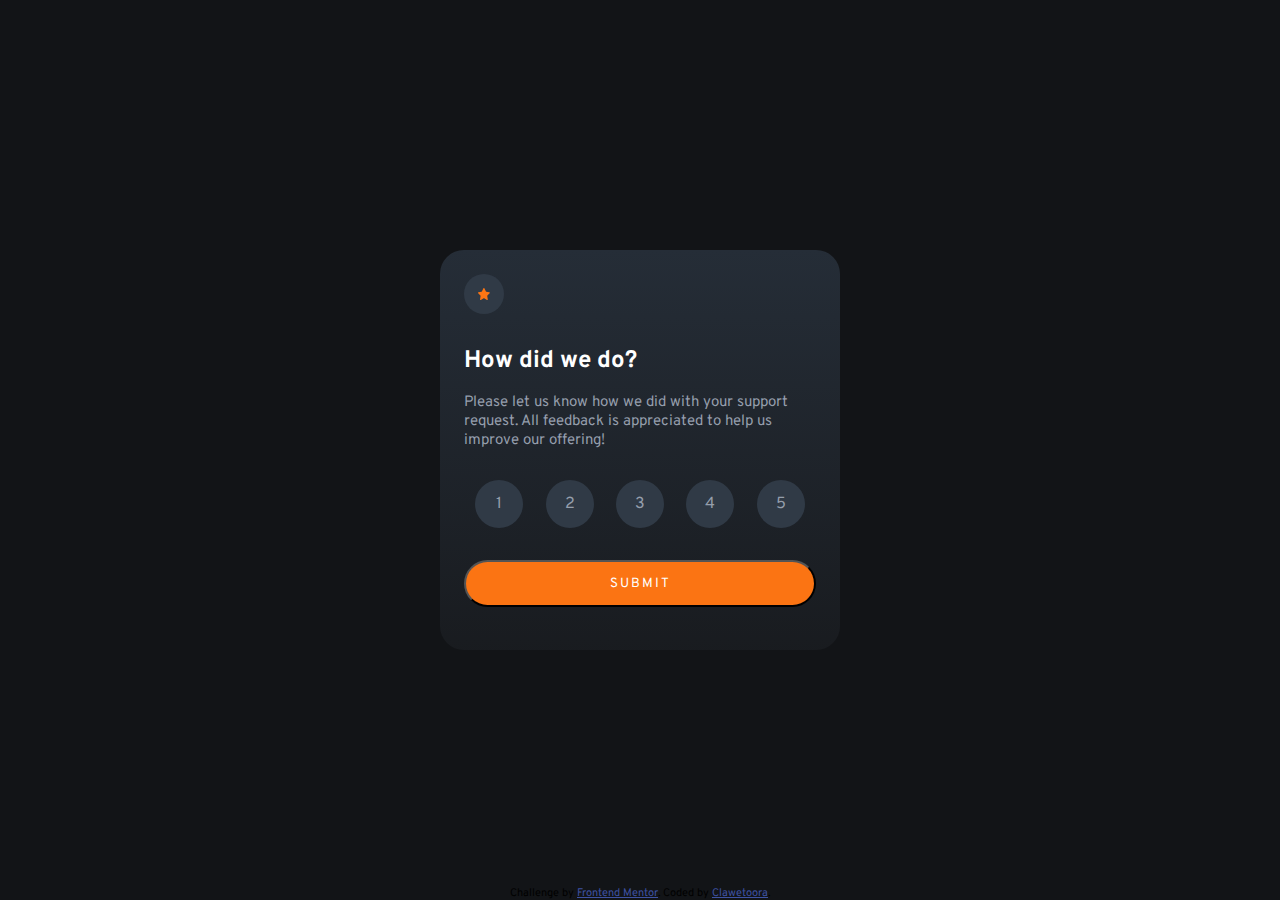
<file: index.html>
<!DOCTYPE html>
<html lang="en">
  <head>
    <meta charset="UTF-8" />
    <meta name="viewport" content="width=device-width, initial-scale=1.0" />
    <!-- displays site properly based on user's device -->
    <link rel="preconnect" href="https://fonts.googleapis.com" />
    <link rel="preconnect" href="https://fonts.gstatic.com" crossorigin />
    <link
      href="https://fonts.googleapis.com/css2?family=Overpass:wght@400;700&display=swap"
      rel="stylesheet"
    />
    <link
      rel="icon"
      type="image/png"
      sizes="32x32"
      href="./images/favicon-32x32.png"
    />
    <script defer src="script.js"></script>
    <link rel="stylesheet" href="style.css" />
    <title>Frontend Mentor | Interactive rating component</title>

    <!-- Feel free to remove these styles or customise in your own stylesheet 👍 -->
    <style>
      .attribution {
        font-size: 11px;
        text-align: center;
      }
      .attribution a {
        color: hsl(228, 45%, 44%);
      }
    </style>
  </head>
  <body>
    <div class="container">
      <div class="first-page "">
        <!-- Rating state start -->
        <div class="star--container">
          <img class="star" src="images/icon-star.svg" alt="" />
        </div>
        <h2>How did we do?</h2>
        <p class="paragraph">
          Please let us know how we did with your support request. All feedback
          is appreciated to help us improve our offering!
        </p>
        <ul class="list">
          <li class="selection">1</li>
          <li class="selection">2</li>
          <li class="selection">3</li>
          <li class="selection">4</li>
          <li class="selection">5</li>
        </ul>
        <button class="submit">SUBMIT</button>
      </div>

      <!-- Rating state end -->

      <!-- Thank you state start -->

      <!-- Add rating here -->
      <div class="second-page hidden">
        <img class="thanks" src="images/illustration-thank-you.svg" alt="" />
        <div class="rating paragraph">You selected out of 5</div>
        <h2>Thank you!</h2>
        <p class="paragraph">
          We appreciate you taking the time to give a rating. If you ever
          need more support, don’t hesitate to get in touch!
        </p>
      </div>

      <!-- Thank you state end -->
    </div>

    <div class="attribution">
      Challenge by
      <a href="https://www.frontendmentor.io?ref=challenge" target="_blank"
        >Frontend Mentor</a
      >. Coded by <a href="#">Clawetoora</a>.
    </div>
  </body>
</html>
</file>
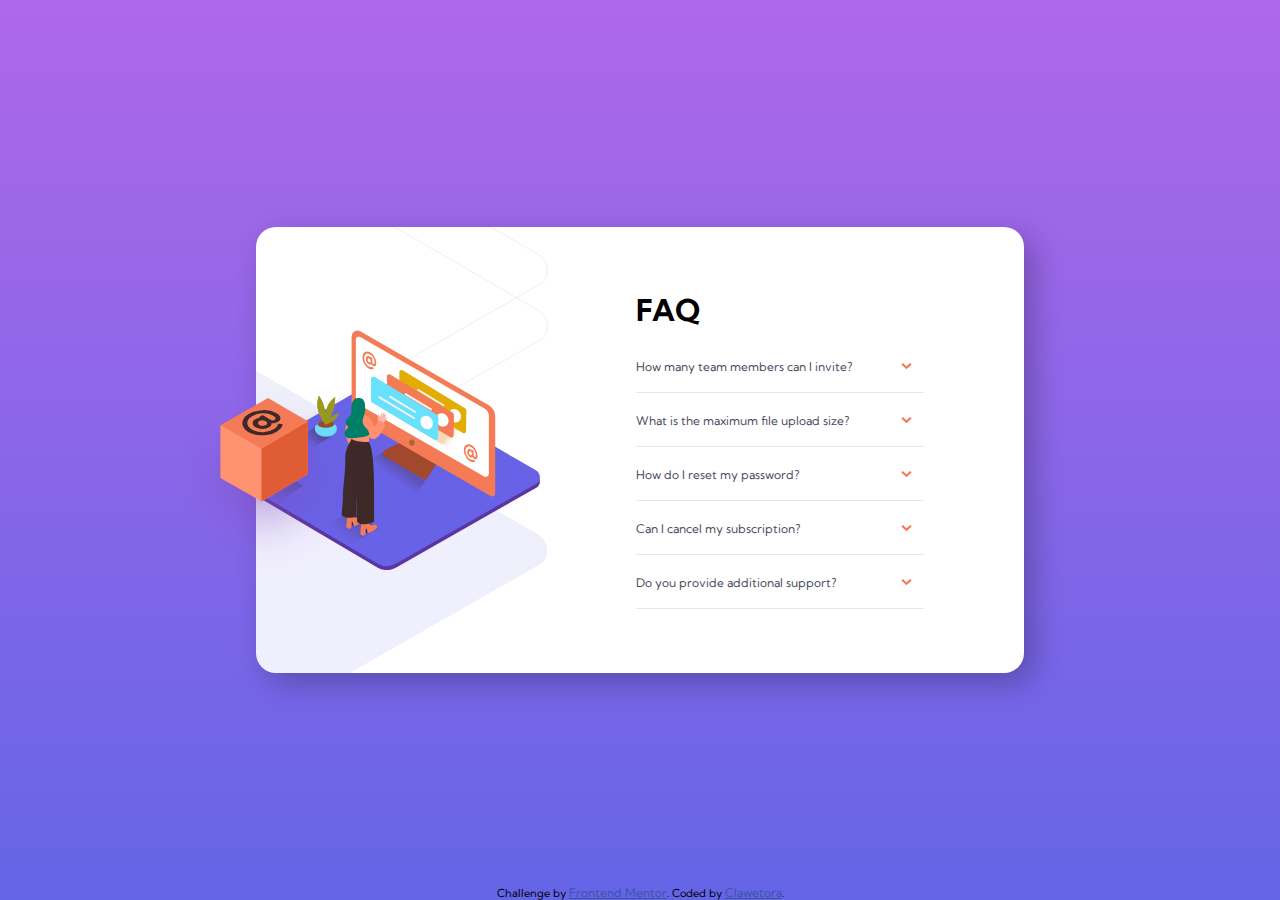
<file: faq-accordion-card-main/index.html>
<!DOCTYPE html>
<html lang="en">
  <head>
    <meta charset="UTF-8" />
    <meta name="viewport" content="width=device-width, initial-scale=1.0" />
    <!-- displays site properly based on user's device -->
    <script defer src="script.js"></script>
    <link rel="preconnect" href="https://fonts.googleapis.com" />
    <link rel="preconnect" href="https://fonts.gstatic.com" crossorigin />
    <link
      href="https://fonts.googleapis.com/css2?family=Kumbh+Sans:wght@400;700&display=swap"
      rel="stylesheet"
    />
    <link rel="stylesheet" href="style.css" />
    <link
      rel="icon"
      type="image/png"
      sizes="32x32"
      href="./images/favicon-32x32.png"
    />

    <title>Frontend Mentor | FAQ Accordion Card</title>

    <!-- Feel free to remove these styles or customise in your own stylesheet 👍 -->
    <style>
      .attribution {
        font-size: 11px;
        text-align: center;
      }
      .attribution a {
        color: hsl(228, 45%, 44%);
      }
    </style>
  </head>
  <body>
    <main class="container">
      <div class="img-container--mobile">
        <img src="images/illustration-woman-online-mobile.svg" alt="" />
        <img class="bg-mobile" src="images/bg-pattern-mobile.svg" alt="" />
      </div>
      <div class="img-container">
        <img
          class="woman"
          src="images/illustration-woman-online-desktop.svg"
          alt=""
        />
        <img class="bg" src="images/bg-pattern-desktop.svg" alt="" />
      </div>
      <img class="box" src="images/illustration-box-desktop.svg" alt="" />
      <div class="text-container">
        <h1 class="FAQ">FAQ</h1>
        <div class="all-questions">
          <div class="question-container">
            <div class="question">
              How many team members can I invite?
              <img
                class="arrow"
                src="images/icon-arrow-down.svg"
                alt="icon of arrow pointing down"
              />
            </div>
            <div class="answers">
              You can invite up to 2 additional users on the Free plan. There is
              no limit on team members for the Premium plan.
            </div>
          </div>
          <div class="question-container">
            <div class="question">
              What is the maximum file upload size?
              <img
                class="arrow"
                src="images/icon-arrow-down.svg"
                alt="icon of arrow pointing down"
              />
            </div>
            <div class="answers">
              No more than 2GB. All files in your account must fit your allotted
              storage space.
            </div>
          </div>
          <div class="question-container">
            <div class="question">
              How do I reset my password?
              <img
                class="arrow"
                src="images/icon-arrow-down.svg"
                alt="icon of arrow pointing down"
              />
            </div>
            <div class="answers">
              page or “Change password” from your profile page. A reset link
              will Click “Forgot password” from the login be emailed to you.
            </div>
          </div>

          <div class="question-container">
            <div class="question">
              Can I cancel my subscription?
              <img
                class="arrow"
                src="images/icon-arrow-down.svg"
                alt="icon of arrow pointing down"
              />
            </div>
            <div class="answers">
              Yes! Send us a message and we’ll process your request no questions
              asked.
            </div>
          </div>
          <div class="question-container">
            <div class="question">
              Do you provide additional support?
              <img
                class="arrow"
                src="images/icon-arrow-down.svg"
                alt="icon of arrow pointing down"
              />
            </div>
            <div class="answers">
              Chat and email support is available 24/7. Phone lines are open
              during normal business hours.
            </div>
          </div>
        </div>
      </div>
    </main>

    <div class="attribution">
      Challenge by
      <a href="https://www.frontendmentor.io?ref=challenge" target="_blank"
        >Frontend Mentor</a
      >. Coded by <a href="#">Clawetora</a>.
    </div>
  </body>
</html>
</file>
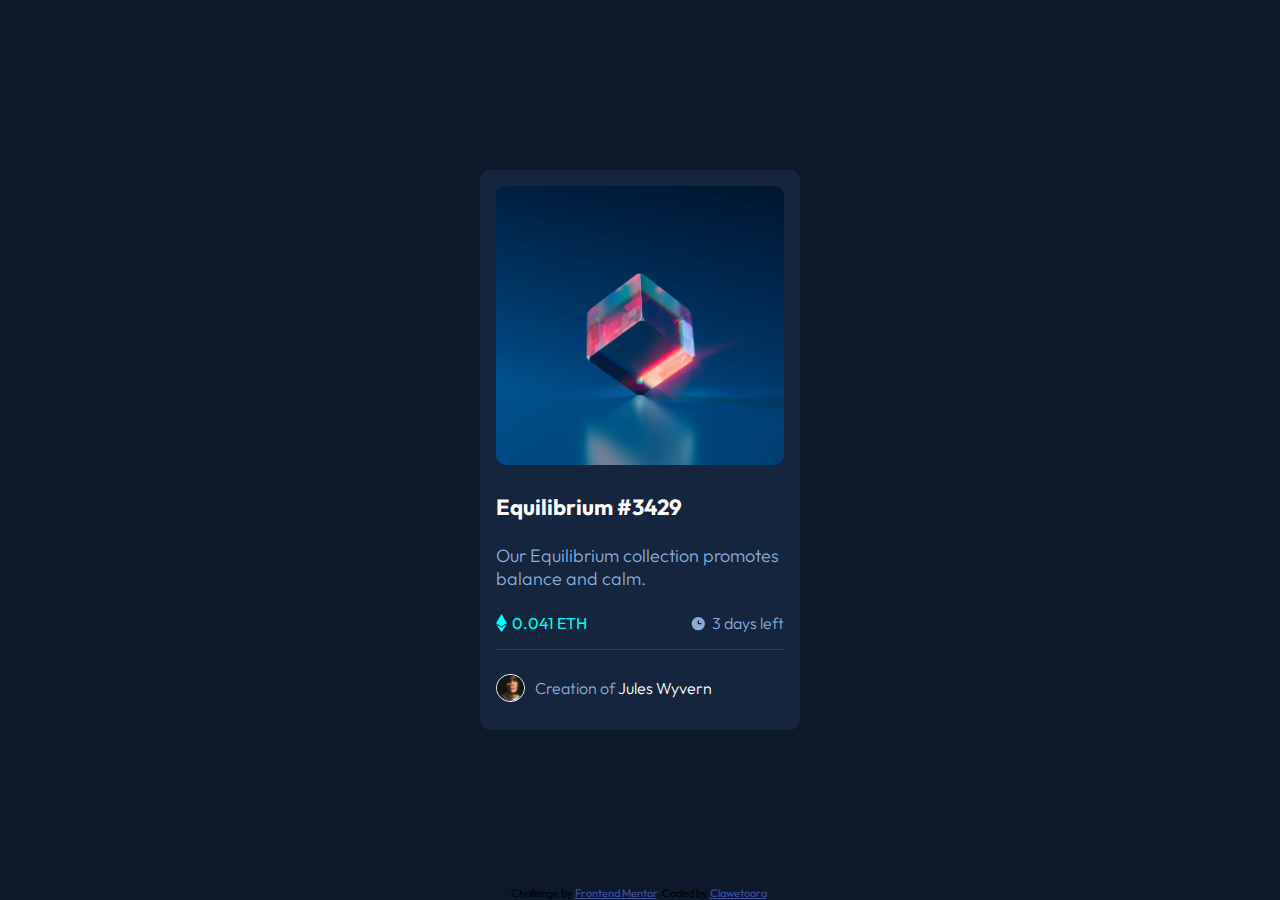
<file: nft-preview-card-component-main/index.html>
<!DOCTYPE html>
<html lang="en">
  <head>
    <meta charset="UTF-8" />
    <meta name="viewport" content="width=device-width, initial-scale=1.0" />
    <!-- displays site properly based on user's device -->
    <link rel="preconnect" href="https://fonts.googleapis.com" />
    <link rel="preconnect" href="https://fonts.gstatic.com" crossorigin />
    <link
      href="https://fonts.googleapis.com/css2?family=Outfit:wght@300;400;600&display=swap"
      rel="stylesheet"
    />
    <link rel="stylesheet" href="style.css" />
    <link
      rel="icon"
      type="image/png"
      sizes="32x32"
      href="./images/favicon-32x32.png"
    />

    <title>Frontend Mentor | NFT preview card component</title>

    <!-- Feel free to remove these styles or customise in your own stylesheet 👍 -->
    <style>
      .attribution {
        font-size: 11px;
        text-align: center;
      }
      .attribution a {
        color: hsl(228, 45%, 44%);
      }
    </style>
  </head>
  <body>
    <div class="container">
      <div class="filter"><img src="images/icon-view.svg" alt="" /></div>
      <div class="img-background"></div>
      <div class="text-container">
        <h1>Equilibrium #3429</h1>
        <p class="info">
          Our Equilibrium collection promotes balance and calm.
        </p>
        <div class="price">
          <p class="eth">
            <img src="images/icon-ethereum.svg" alt="" /> 0.041 ETH
          </p>
          <p class="days-left">
            <img src="images/icon-clock.svg" alt="" /> 3 days left
          </p>
        </div>
        <div class="creator">
          <img class="avatar" src="images/image-avatar.png" alt="" />

          <div class="creator-text">
            Creation of <a class="link" href="#">Jules Wyvern</a>
          </div>
        </div>
      </div>
    </div>
    <footer>
      <div class="attribution">
        Challenge by
        <a href="https://www.frontendmentor.io?ref=challenge" target="_blank"
          >Frontend Mentor</a
        >. Coded by <a href="#">Clawetoora</a>.
      </div>
    </footer>
  </body>
</html>
</file>
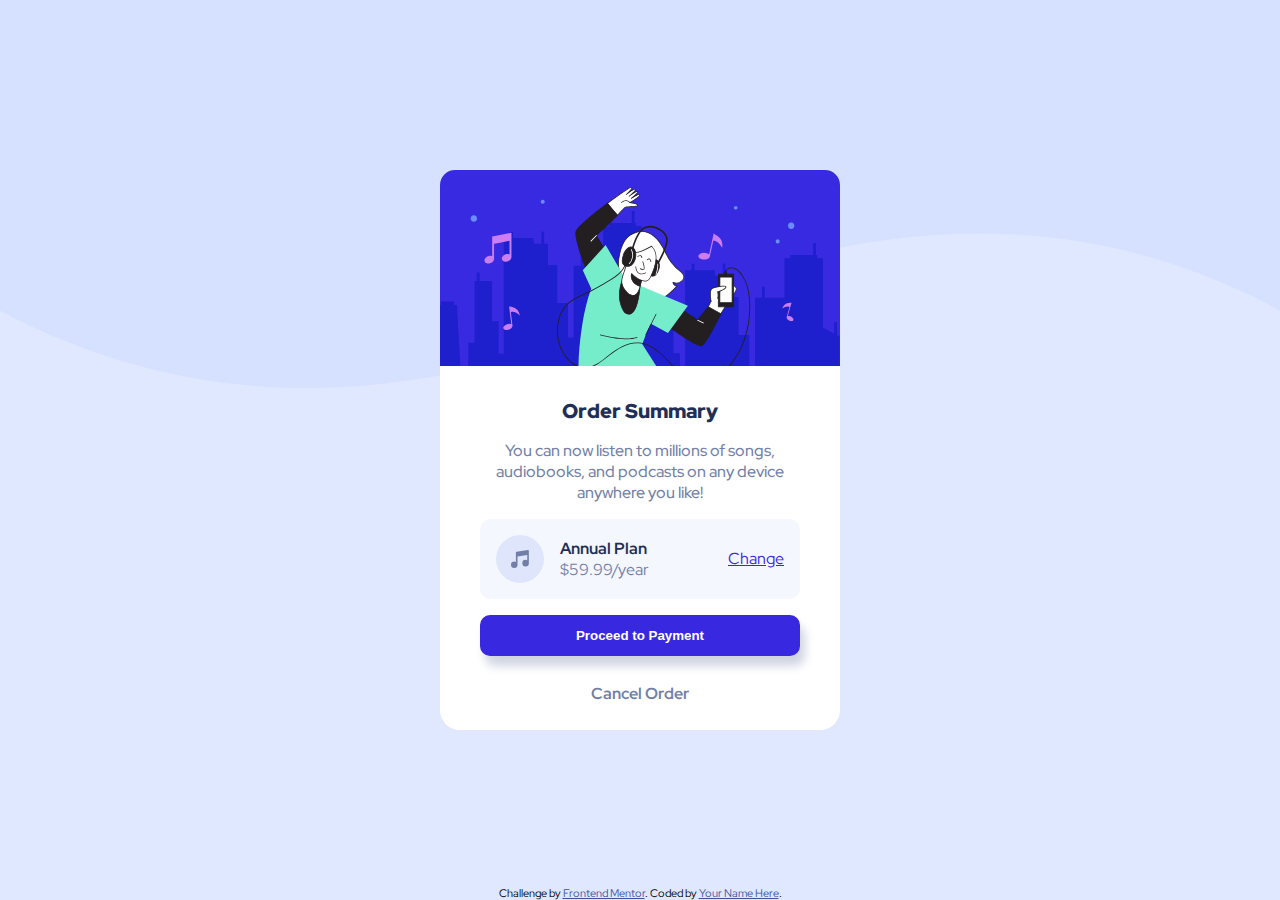
<file: order-summary-component-main/index.html>
<!DOCTYPE html>
<html lang="en">
  <head>
    <meta charset="UTF-8" />
    <meta name="viewport" content="width=device-width, initial-scale=1.0" />
    <!-- displays site properly based on user's device -->
    <link rel="stylesheet" href="style.css" />
    <link
      rel="icon"
      type="image/png"
      sizes="32x32"
      href="./images/favicon-32x32.png"
    />
    <link rel="preconnect" href="https://fonts.googleapis.com" />
    <link rel="preconnect" href="https://fonts.gstatic.com" crossorigin />
    <link
      href="https://fonts.googleapis.com/css2?family=Red+Hat+Display:wght@500;700;900&display=swap"
      rel="stylesheet"
    />
    <title>Frontend Mentor | Order summary card</title>

    <!-- Feel free to remove these styles or customise in your own stylesheet 👍 -->
    <style>
      .attribution {
        font-size: 11px;
        text-align: center;
      }
      .attribution a {
        color: hsl(228, 45%, 44%);
      }
    </style>
  </head>
  <body>
    <main class="container">
      <img class="image" src="images/illustration-hero.svg" alt="" />
      <h1>Order Summary</h1>
      <p class="text">
        You can now listen to millions of songs, audiobooks, and podcasts on any
        device anywhere you like!
      </p>
      <div class="prices">
        <div class="plan">
          <img src="images/icon-music.svg" alt="" />
          <div>
            <h2>Annual Plan</h2>
            <p class="price">$59.99/year</p>
          </div>
        </div>
        <a class="change" href="#">Change</a>
      </div>
      <button class="btn"">Proceed to Payment</button>
      <a class="cancel" href="">Cancel Order</a>
    </main>

    <div class="attribution">
      Challenge by
      <a href="https://www.frontendmentor.io?ref=challenge" target="_blank"
        >Frontend Mentor</a
      >. Coded by <a href="#">Your Name Here</a>.
    </div>
  </body>
</html>
</file>
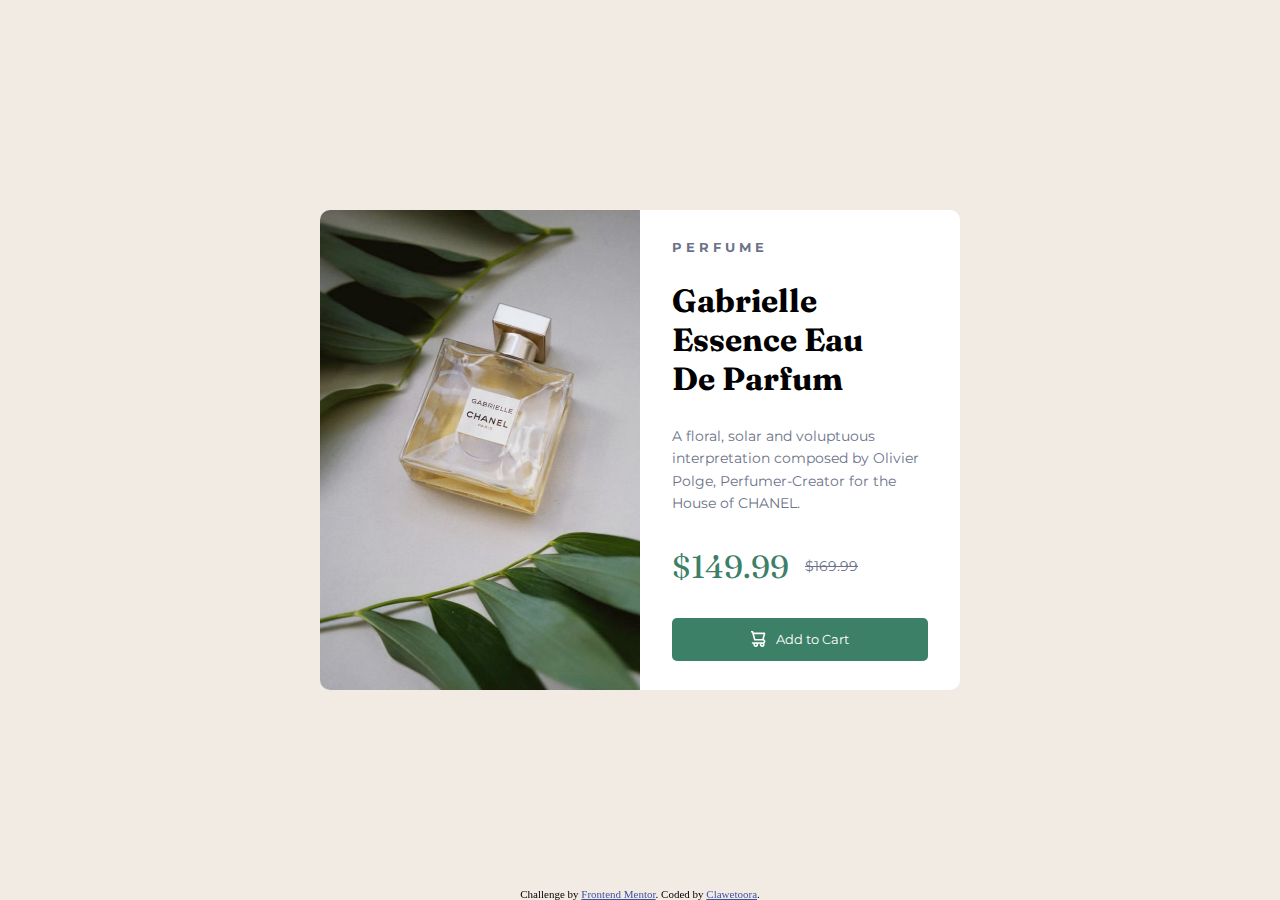
<file: product-preview-card-component-main/index.html>
<!DOCTYPE html>
<html lang="en">
  <head>
    <meta charset="UTF-8" />
    <meta name="viewport" content="width=device-width, initial-scale=1.0" />
    <!-- displays site properly based on user's device -->
    <link rel="preconnect" href="https://fonts.googleapis.com" />
    <link rel="preconnect" href="https://fonts.gstatic.com" crossorigin />
    <link
      href="https://fonts.googleapis.com/css2?family=Fraunces:opsz,wght@9..144,700&family=Montserrat:wght@500;700&display=swap"
      rel="stylesheet"
    />
    <link rel="stylesheet" href="style.css" />
    <link
      rel="icon"
      type="image/png"
      sizes="32x32"
      href="./images/favicon-32x32.png"
    />

    <title>Frontend Mentor | Product preview card component</title>

    <!-- Feel free to remove these styles or customise in your own stylesheet 👍 -->
    <style>
      .attribution {
        font-size: 11px;
        text-align: center;
      }
      .attribution a {
        color: hsl(228, 45%, 44%);
      }
    </style>
  </head>
  <body>
    <div class="container">
      <img
        class="perfume"
        src="images/image-product-desktop.jpg"
        alt="a photo of perfume"
      />
      <img
        class="perfume2"
        src="images/image-product-mobile.jpg"
        alt="a photo of perfume"
      />
      <div class="text-container">
        <h5>PERFUME</h5>
        <h1>Gabrielle Essence Eau <br />De Parfum</h1>

        <p>
          A floral, solar and voluptuous interpretation composed by Olivier
          Polge, Perfumer-Creator for the House of CHANEL.
        </p>
        <div class="prices">
          <p class="original">$149.99</p>
          <p class="discount">$169.99</p>
        </div>

        <button>
          <svg
            class="cart"
            width="15"
            height="16"
            xmlns="http://www.w3.org/2000/svg"
          >
            <path
              d="M14.383 10.388a2.397 2.397 0 0 0-1.518-2.222l1.494-5.593a.8.8 0 0 0-.144-.695.8.8 0 0 0-.631-.28H2.637L2.373.591A.8.8 0 0 0 1.598 0H0v1.598h.983l1.982 7.4a.8.8 0 0 0 .799.59h8.222a.8.8 0 0 1 0 1.599H1.598a.8.8 0 1 0 0 1.598h.943a2.397 2.397 0 1 0 4.507 0h1.885a2.397 2.397 0 1 0 4.331-.376 2.397 2.397 0 0 0 1.12-2.021ZM11.26 7.99H4.395L3.068 3.196h9.477L11.26 7.991Zm-6.465 6.392a.8.8 0 1 1 0-1.598.8.8 0 0 1 0 1.598Zm6.393 0a.8.8 0 1 1 0-1.598.8.8 0 0 1 0 1.598Z"
              fill="#FFF"
            /></svg
          >Add to Cart
        </button>
      </div>
    </div>

    <div class="attribution">
      Challenge by
      <a href="https://www.frontendmentor.io?ref=challenge" target="_blank"
        >Frontend Mentor</a
      >. Coded by <a href="#">Clawetoora</a>.
    </div>
  </body>
</html>
</file>
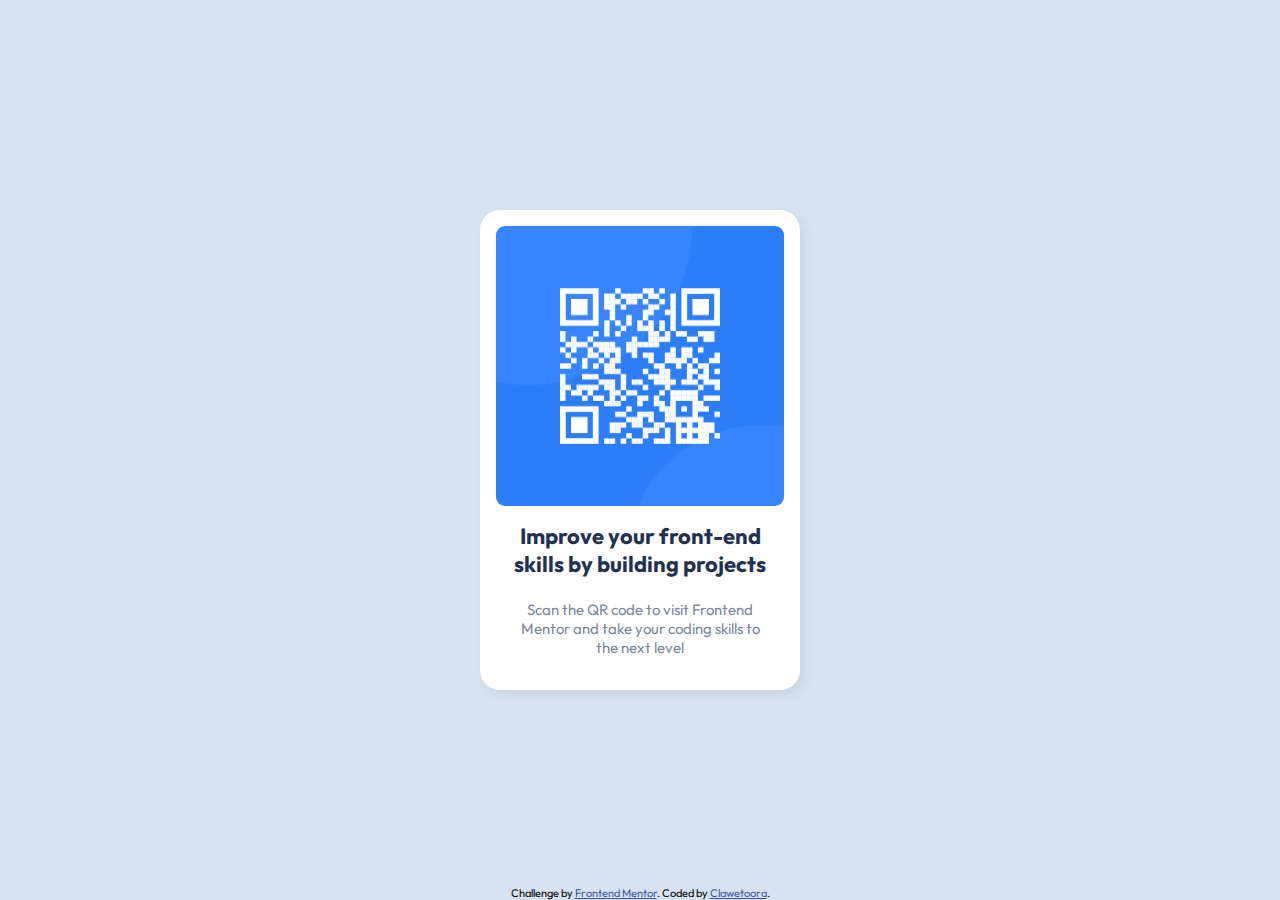
<file: qr-code-component-main/index.html>
<!DOCTYPE html>
<html lang="en">
  <head>
    <meta charset="UTF-8" />
    <meta name="viewport" content="width=device-width, initial-scale=1.0" />
    <!-- displays site properly based on user's device -->
    <link rel="preconnect" href="https://fonts.googleapis.com" />
    <link rel="preconnect" href="https://fonts.gstatic.com" crossorigin />
    <link
      href="https://fonts.googleapis.com/css2?family=Outfit:wght@400;700&display=swap"
      rel="stylesheet"
    />
    <link rel="stylesheet" href="style.css" />
    <link
      rel="icon"
      type="image/png"
      sizes="32x32"
      href="./images/favicon-32x32.png"
    />

    <title>Frontend Mentor | QR code component</title>

    <!-- Feel free to remove these styles or customise in your own stylesheet 👍 -->
    <style>
      .attribution {
        font-size: 11px;
        text-align: center;
      }
      .attribution a {
        color: hsl(228, 45%, 44%);
      }
    </style>
  </head>
  <body>
    <div class="card">
      <img class="qr" src="images/image-qr-code.png" alt="image of qr code" />
      <div class="text">
        <h1>Improve your front-end skills by building projects</h1>
        <p>
          Scan the QR code to visit Frontend Mentor and take your coding skills
          to the next level
        </p>
      </div>
    </div>
    <footer>
      <div class="attribution">
        Challenge by
        <a href="https://www.frontendmentor.io?ref=challenge" target="_blank"
          >Frontend Mentor</a
        >. Coded by <a href="#">Clawetoora</a>.
      </div>
    </footer>
  </body>
</html>
</file>
<file: style.css>
* {
  box-sizing: border-box;
  margin: 0;
  padding: 0;
  font-family: "Overpass", sans-serif;
}

html {
  height: 100vh;
}

body {
  background-color: hsl(216, 12%, 8%);
  display: flex;
  align-items: center;
  justify-content: center;
  min-height: 100%;
  min-width: 100%;
}

.container {
  width: 25em;
  height: 25em;
  background: linear-gradient(rgb(37, 45, 55), hsl(216, 12%, 11%));
  border-radius: 1.5em;
  padding: 1.5em;
  display: flex;
}

.attribution {
  position: absolute;
  bottom: 0;
}

.star--container {
  background-color: hsl(213, 19%, 23%);
  height: 2.5em;
  width: 2.5em;
  display: flex;
  justify-content: center;
  align-items: center;
  border-radius: 50%;
  margin-bottom: 2em;
}

.star {
  width: 0.8rem;
  height: 0.8rem;
}
h2 {
  color: hsl(0, 0%, 100%);
  margin-bottom: 0.7em;
}

.paragraph {
  color: hsl(217, 12%, 63%);
  font-size: 15px;
  margin-bottom: 2em;
}

.submit {
  padding: 1em;
  letter-spacing: 2px;
  color: hsl(0, 0%, 100%);
  background-color: hsl(25, 97%, 53%);
  border-radius: 50px;
}
.submit:hover {
  cursor: pointer;
  color: hsl(25, 97%, 53%);
  background-color: white;
}
.list {
  list-style: none;
  display: flex;
  justify-content: space-around;
}

li {
  background-color: hsl(213, 19%, 23%);
  width: 3em;
  height: 3em;
  border-radius: 100%;
  display: flex;
  align-items: center;
  justify-content: center;
  color: hsl(217, 12%, 63%);
  margin-bottom: 2em;
}

li:hover {
  background-color: hsl(217, 12%, 63%);
  color: white;
  cursor: pointer;
}

.selected,
.selected:hover {
  background-color: hsl(25, 97%, 53%);
  color: white;
}

/* DISPLAY THANK YOU STYLES */

.first-page,
.second-page {
  display: flex;
  flex-direction: column;
}

.second-page {
  align-items: center;
  margin-top: 1em;
}

.hidden {
  display: none;
}

.second-page p {
  text-align: center;
}

.thanks {
  margin-bottom: 2em;
}

.rating {
  background-color: hsl(213, 19%, 23%);
  border-radius: 50px;
  padding: 0.5em 1em;
  text-align: center;
  color: hsl(25, 97%, 53%);
}

@media (max-width: 500px) {
  .container {
    width: 90%;
    height: 100%;

    margin: 0 auto;
  }
}
</file>
<file: faq-accordion-card-main/style.css>
* {
  box-sizing: border-box;
  margin: 0;
  padding: 0;
  font-size: 12px;
}

html {
  height: 100vh;
}

body {
  min-width: 100%;
  min-height: 100%;
  display: flex;
  align-items: center;
  justify-content: center;
  flex-direction: column;
  background: linear-gradient(hsl(273, 75%, 66%), hsl(240, 73%, 65%));
  margin: 0 auto;
  font-family: "Kumbh Sans", sans-serif;
}
.img-container {
  position: relative;
  width: auto;
  height: auto;
  height: 20em;
  left: -8em;
  display: flex;
}

.img-container--mobile {
  display: none;
}

.container {
  width: 60%;

  background-color: white;
  border-radius: 20px;
  box-shadow: 10px 10px 30px rgba(0, 0, 0, 0.242);
  display: flex;
  align-items: center;
  overflow: hidden;
  padding: 5%;
}

.box {
  position: absolute;
  width: auto;
  height: 15em;
  transform: translate(-80%, 20%);
  z-index: 2;
}
.attribution {
  position: absolute;
  bottom: 0;
}

.bg {
  position: absolute;
  width: 60em;
  transform: translate(-55%, -40%);
  z-index: 0;
}
.woman {
  z-index: 1;
}

.text-container {
  display: flex;
  flex-direction: column;
  gap: 30px;
  width: 45%;
}

.FAQ {
  font-size: 30px;
}

.all-questions {
  display: flex;
  flex-direction: column;
  gap: 20px;
}

.question-container {
  border-bottom: 1px solid hsl(240, 5%, 91%);
  padding-bottom: 1em;
}

.question-container:hover {
  cursor: pointer;
}
.question {
  color: hsl(237, 12%, 33%);
  display: flex;
  justify-content: space-between;
  align-items: center;
  padding-right: 1em;
  margin-bottom: 0.5em;
}

.question:hover {
  color: hsl(14, 88%, 65%);
}

.question-container .answers {
  overflow: hidden;
  color: hsl(240, 6%, 50%);
  max-height: 0;
  transition: 0.2s;
}

.question-container.selected .answers {
  max-height: 300px;
}
.question-container.selected .question {
  color: hsl(237, 12%, 33%);
  font-weight: 700;
}
.arrow {
  height: 0.6em;
  transition: 0.5s;
}

.question-container.selected .question .arrow {
  transform: rotatez(180deg);
}

@media (max-width: 1000px) {
  .container {
    margin: 0 auto;
  }
  .FAQ {
    font-size: 18px;
  }
  * {
    font-size: 8px;
  }
}

@media (max-width: 500px) {
  .img-container {
    display: none;
  }
  .box {
    display: none;
  }

  .container {
    width: 90%;
    padding: 0;
    overflow: visible;
    display: flex;
    flex-direction: column;
    padding-bottom: 3em;
    margin-top: 3em;
  }

  .text-container {
    display: flex;
    align-items: center;
    justify-content: center;
    font-size: 12px;
    width: 90%;
    margin-top: 10%;
  }
  .img-container--mobile {
    position: relative;
    display: inline-block;
    height: 6em;
    top: -7em;
  }

  .bg-mobile {
    position: relative;
    top: -70px;
  }
  * {
    font-size: 15px;
  }

  .FAQ {
    font-size: 30px;
  }
}
</file>
<file: nft-preview-card-component-main/style.css>
* {
  box-sizing: border-box;
  margin: 0;
  padding: 0;
}

html {
  height: 100vh;
}

body {
  min-width: 100%;
  min-height: 100%;
  display: flex;
  align-items: center;
  justify-content: center;
  background-color: hsl(217, 54%, 11%);
  font-family: "Outfit", sans-serif;
  flex-direction: column;
}

footer {
  position: absolute;
  bottom: 0;
}

.container {
  background-color: hsl(216, 50%, 16%);
  width: 20em;
  height: 35em;
  border-radius: 10px;
  color: white;
  display: flex;
  flex-direction: column;
  padding: 1em;
}

.img-background {
  width: 100%;
  height: 120%;
  border-radius: 10px;
  margin-bottom: 1em;
  background-image: url(images/image-equilibrium.jpg);
  background-size: 100% 100%;
  background-repeat: no-repeat;
  opacity: 100%;
  z-index: 1;
}

.img-background:hover {
  box-shadow: inset 0 0 0 1000px hsla(178, 100%, 70%, 0.545);
  opacity: 50%;
}

.filter {
  position: absolute;
  transform: translate(250%, 225%);
  opacity: 100%;
}

/* .filter {
  position: absolute;
  display: flex;
  align-items: center;
  justify-content: center;
  width: 20em;
  height: 20em;

  background-color: hsl(178, 100%, 50%);
  background-repeat: no-repeat;
  opacity: 0;
} */

/* .filter:hover {
  opacity: 100%;
} */

h1 {
  font-size: 22px;
  cursor: pointer;
}

h1:hover {
  color: hsl(178, 100%, 50%);
}
.info {
  font-size: 18px;
  color: hsl(215, 51%, 70%);
  font-weight: 300;
}

.price {
  display: flex;
  justify-content: space-between;
  border-bottom: 1px solid hsl(215, 32%, 27%);
  padding-bottom: 1em;
}

.eth {
  display: flex;
  align-items: center;
  gap: 5px;
  color: hsl(178, 100%, 50%);
  font-weight: 400;
}

.days-left {
  display: flex;
  align-items: center;
  gap: 5px;
  color: hsl(215, 51%, 70%);
  font-weight: 300;
}

.avatar {
  max-width: 10%;
  border: 1px solid white;
  border-radius: 50%;
}

.creator {
  display: flex;
  align-items: center;
  gap: 10px;
  font-weight: 300;
  color: hsl(215, 51%, 70%);
}

.text-container {
  height: 100%;
  display: flex;
  flex-direction: column;
  justify-content: space-around;
}

.link {
  text-decoration: none;
  color: white;
}

.link:hover {
  color: hsl(178, 100%, 50%);
}

@media (max-width: 375px) {
  .container {
    margin: 0 auto;
  }
}
</file>
<file: order-summary-component-main/style.css>
* {
  box-sizing: border-box;
  padding: 0;
  margin: 0;
}

html {
  height: 100vh;
}

body {
  height: 100%;
  width: 100%;
  display: flex;
  align-items: center;
  justify-content: center;
  background-image: url(images/pattern-background-desktop.svg);
  background-repeat: no-repeat;
  background-size: 100%;
  background-color: hsl(225, 100%, 94%);
  font-family: "Red Hat Display", sans-serif;
}

.container {
  height: 35em;
  width: 25em;
  background-color: white;
  border-radius: 20px;
  display: flex;
  flex-direction: column;
  align-items: center;
  gap: 1em;
}

.image {
  width: 100%;
  border-top-left-radius: 15px;
  border-top-right-radius: 15px;
  margin-bottom: 1em;
}

h1 {
  font-weight: 900;
  font-size: 20px;
  color: hsl(223, 47%, 23%);
}

h2 {
  font-weight: 700;
  font-size: 16px;
  color: hsl(223, 47%, 23%);
}
.attribution {
  position: absolute;
  bottom: 0;
}

.text {
  text-align: center;
  color: hsl(224, 23%, 55%);
  font-size: 16px;
  font-weight: 500;
  width: 80%;
}

.prices {
  width: 80%;
  padding: 1em;
  display: flex;
  align-items: center;
  background-color: hsl(225, 100%, 98%);
  border-radius: 10px;
  justify-content: space-between;
}

.plan {
  display: flex;
  justify-content: center;
  align-items: center;
  gap: 1em;
}

.price {
  color: hsl(224, 23%, 55%);
}

.change {
  color: hsl(245, 75%, 52%);
}

.btn {
  width: 80%;
  padding: 1em;
  border-radius: 10px;
  border: none;
  background-color: hsl(245, 75%, 52%);
  color: white;
  font-weight: 700;
  box-shadow: 5px 10px 10px hsla(224, 23%, 55%, 0.333);
  margin-bottom: 0.8em;
}

.cancel {
  text-decoration: none;
  color: hsl(224, 23%, 55%);
  font-weight: 700;
}

/*  */
/* HOVER STATES */
/*  */
.cancel:hover {
  color: hsl(223, 47%, 23%);
}

.btn:hover {
  cursor: pointer;
  opacity: 70%;
}

.change:hover {
  opacity: 70%;
  text-decoration: none;
}

@media (max-width: 376px) {
  .container {
    width: 90%;
  }
}

@media (max-width: 281px) {
  h1 {
    font-size: 16px;
  }
  h2 {
    font-size: 12px;
  }
  .plan {
    flex-wrap: wrap;
  }
}
</file>
<file: product-preview-card-component-main/style.css>
* {
  box-sizing: border-box;
  margin: 0;
}

body {
  background-color: hsl(30, 38%, 92%);
  display: relative;
}

.container {
  position: absolute;
  margin: 0;
  top: 50%;
  left: 50%;
  transform: translate(-50%, -50%);
  background-color: white;
  width: 40em;
  height: 30em;
  display: flex;
  border-radius: 10px;
  overflow: hidden;
}

.attribution {
  position: fixed;
  bottom: 0;
  width: 100%;
  height: auto;
}

.perfume2 {
  display: none;
}

.text-container {
  display: flex;
  justify-content: space-around;
  flex-direction: column;
  margin: 1em 2em;
}

h5 {
  font-family: "Montserrat", sans-serif;
  color: hsl(228, 12%, 48%);
  letter-spacing: 4px;
}

h1 {
  font-family: "Fraunces", sans-serif;
}

p {
  font-family: "Montserrat", sans-serif;
  color: hsl(228, 12%, 48%);
  font-size: 14px;
  line-height: 1.6;
}

button {
  display: flex;
  padding: 1em;
  border-radius: 5px;
  background-color: hsl(158, 36%, 37%);
  color: white;
  font-family: "Montserrat", sans-serif;
  align-items: center;
  justify-content: center;
  border-style: none;
  gap: 10px;
  width: 100%;
}

button:hover {
  background-color: hsl(212, 21%, 14%);
  cursor: pointer;
}

.prices {
  display: flex;
  align-items: center;
  gap: 1em;
}

.original {
  font-size: 2em;
  color: hsl(158, 36%, 37%);
  font-family: "Fraunces", sans-serif;
}

.discount {
  text-align: center;
  text-decoration: line-through;
}

/* media querry */
@media (max-width: 500px) {
  .container {
    width: 90%;
    height: 90%;
    flex-direction: column;
    margin: 0 auto;
  }
  .perfume {
    display: none;
  }
  .perfume2 {
    display: block;
    height: 33%;
  }
  .text-container {
    height: 66%;
  }
}
</file>
<file: qr-code-component-main/style.css>
* {
  box-sizing: border-box;
  margin: 0;
  padding: 0;
}

body,
html {
  font-family: "Outfit", sans-serif;
  min-height: 100%;
  min-width: 100%;
  background-color: hsl(212, 45%, 89%);
  display: flex;
  align-items: center;
  justify-content: center;
}

footer {
  position: absolute;
  bottom: 0;
}

.card {
  height: 30em;
  width: 20em;
  background-color: white;
  border-radius: 20px;
  display: flex;
  flex-direction: column;
  /* align-items: center; */
  text-align: center;
  /* justify-content: center; */
  box-shadow: 5px 5px 10px rgba(123, 135, 157, 0.126);
  /* text-justify: center; */
}

.qr {
  border-radius: 25px;
  height: 65%;
  padding: 1em;
}

h1 {
  font-size: 22px;
  margin-bottom: 1em;
  color: hsl(218, 44%, 22%);
}

p {
  font-size: 15px;
  color: hsl(220, 15%, 55%);
}

.text {
  padding: 0 2em;
  margin-bottom: 1em;
}

@media (max-width: 375px) {
  .card {
    margin: 0 auto;
    width: 90%;
  }
}
</file>
